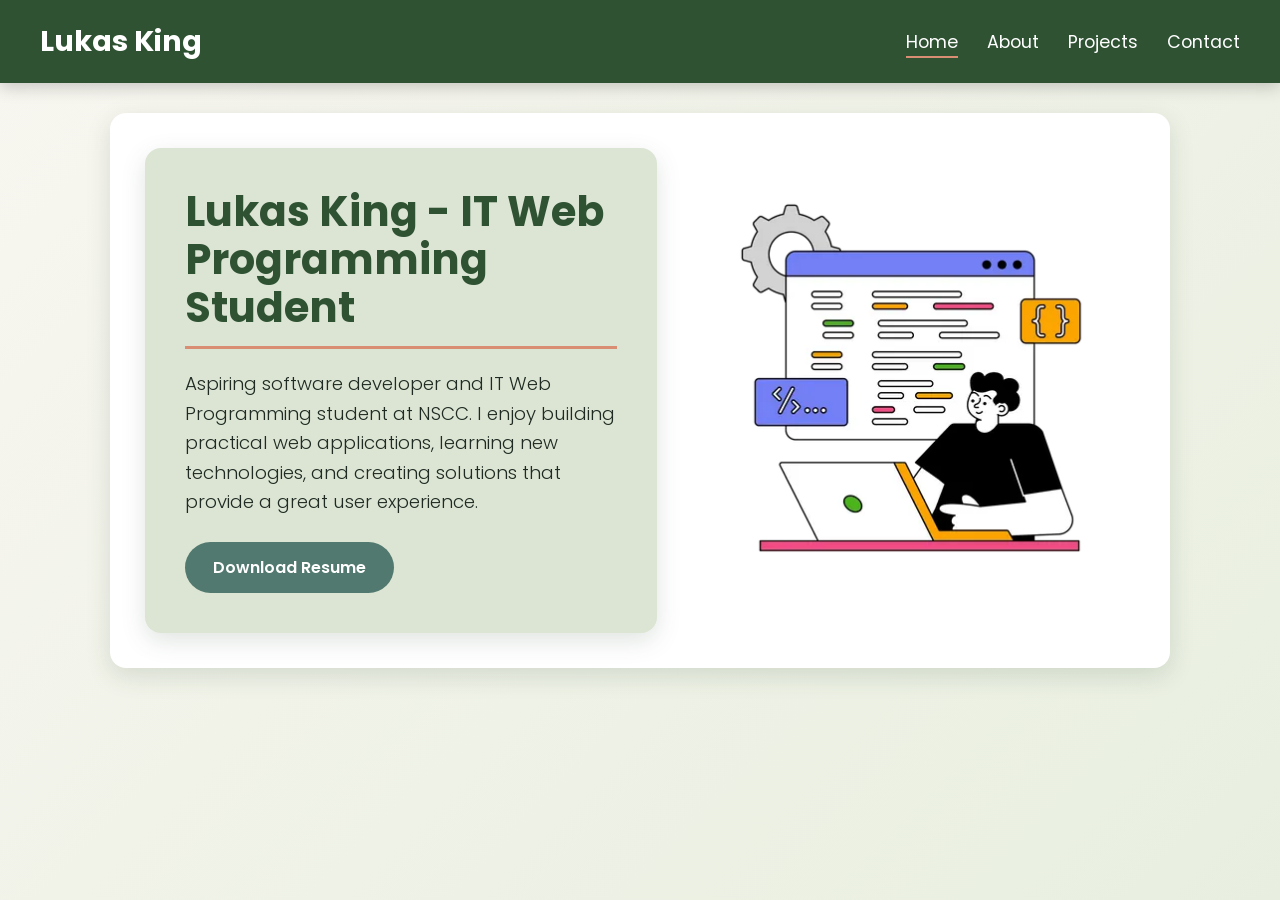
<file: index.html>
<!DOCTYPE html>
<html lang="en">

<head>
    <meta charset="UTF-8">
    <meta name="viewport" content="width=device-width, initial-scale=1.0">
    <title>Home | Lukas King</title>
    <link rel="stylesheet" href="styles.css">
    <link rel="preconnect" href="https://fonts.googleapis.com">
    <link rel="preconnect" href="https://fonts.gstatic.com" crossorigin>
    <link href="https://fonts.googleapis.com/css2?family=Poppins:wght@300;400;600;700&display=swap" rel="stylesheet">
</head>

<body>
    <header>
        <h1>Lukas King</h1>
        <nav>
            <a href="index.html" class="active">Home</a>
            <a href="about.html">About</a>
            <a href="projects.html">Projects</a>
            <a href="contact.html">Contact</a>
        </nav>
    </header>

    <main>
        <section class="hero">
            <div class="hero-text">
                <h2>Lukas King - IT Web Programming Student</h2>

                <p>
                    Aspiring software developer and IT Web Programming student at NSCC. I enjoy building practical web
                    applications, learning new technologies, and creating solutions that provide a great user
                    experience.
                </p>
                <a href="King_Lukas_resume.pdf" class="btn" target="_blank">Download Resume</a>
            </div>

            <div class="hero-image">
                <img src="images/indeximage.webp" alt="Coding Illustration">
            </div>
        </section>
    </main>
</body>

</html>
</file>
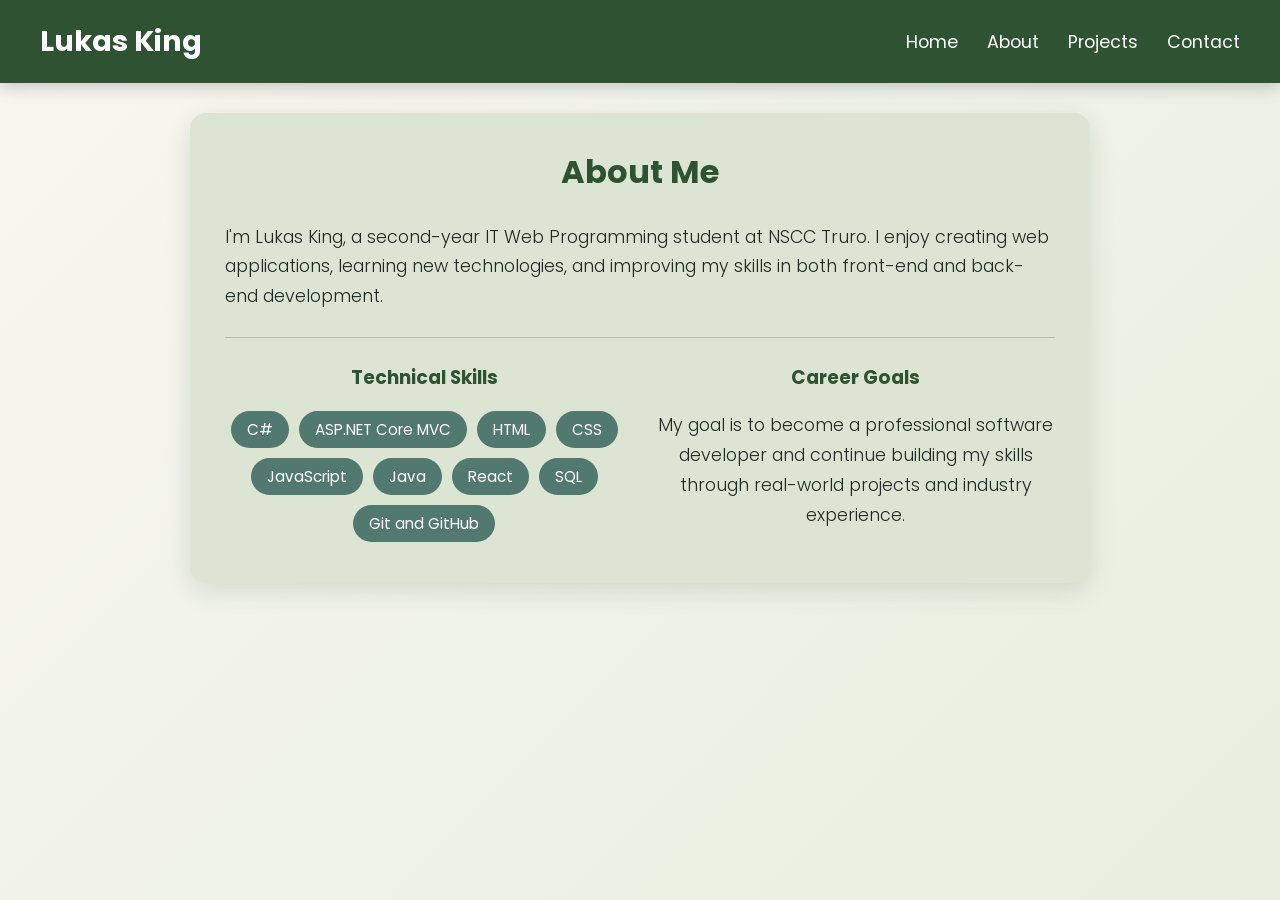
<file: about.html>
<!DOCTYPE html>
<html lang="en">

<head>
    <meta charset="UTF-8">
    <meta name="viewport" content="width=device-width, initial-scale=1.0">
    <title>About | Lukas King</title>
    <link rel="stylesheet" href="styles.css">
    <link rel="preconnect" href="https://fonts.googleapis.com">
    <link rel="preconnect" href="https://fonts.gstatic.com" crossorigin>
    <link href="https://fonts.googleapis.com/css2?family=Poppins:wght@300;400;600;700&display=swap" rel="stylesheet">
</head>

<body>
    <header>
        <h1>Lukas King</h1>
        <nav>
            <a href="index.html">Home</a>
            <a href="about.html">About</a>
            <a href="projects.html">Projects</a>
            <a href="contact.html">Contact</a>
        </nav>
    </header>

    <main class="about-container">
        <section class="about-card">
            <h2>About Me</h2>

            <p>
                I'm Lukas King, a second-year IT Web Programming student at NSCC Truro. I enjoy creating web
                applications, learning new technologies, and improving my skills in both front-end and back-end
                development.
            </p>

            <hr>

            <div class="bottom-section">

                <div class="skills">
                    <h3>Technical Skills</h3>

                    <ul>
                        <li>C#</li>
                        <li>ASP.NET Core MVC</li>
                        <li>HTML</li>
                        <li>CSS</li>
                        <li>JavaScript</li>
                        <li>Java</li>
                        <li>React</li>
                        <li>SQL</li>
                        <li>Git and GitHub</li>
                    </ul>
                </div>

                <div class="goals">
                    <h3>Career Goals</h3>

                    <p>
                        My goal is to become a professional software developer and continue
                        building my skills through real-world projects and industry experience.
                    </p>
                </div>

            </div>
        </section>
    </main>
</body>

</html>
</file>
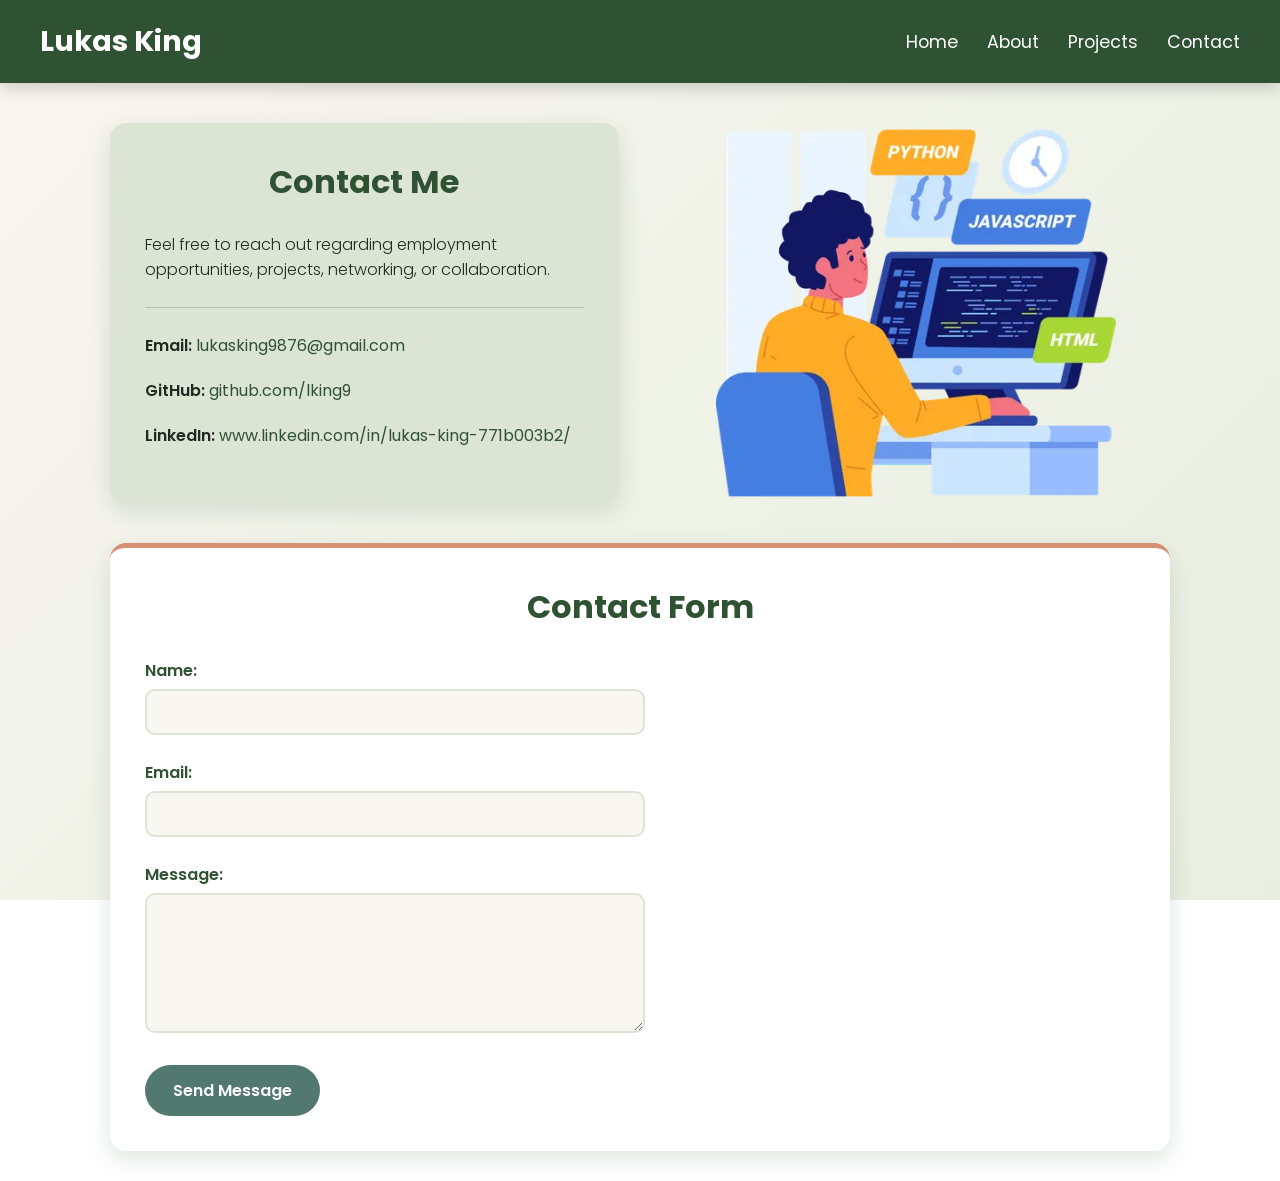
<file: contact.html>
<!DOCTYPE html>
<html lang="en">

<head>
    <meta charset="UTF-8">
    <meta name="viewport" content="width=device-width, initial-scale=1.0">
    <title>Contact | Lukas King</title>
    <link rel="stylesheet" href="styles.css">
    <link rel="preconnect" href="https://fonts.googleapis.com">
    <link rel="preconnect" href="https://fonts.gstatic.com" crossorigin>
    <link href="https://fonts.googleapis.com/css2?family=Poppins:wght@300;400;600;700&display=swap" rel="stylesheet">
</head>

<body>
    <header>
        <h1>Lukas King</h1>
        <nav>
            <a href="index.html">Home</a>
            <a href="about.html">About</a>
            <a href="projects.html">Projects</a>
            <a href="contact.html">Contact</a>
        </nav>
    </header>

    <main class="contact-container">

        <div class="contact-top">

            <section class="contact-card">
                <h2>Contact Me</h2>

                <p>
                    Feel free to reach out regarding employment opportunities,
                    projects, networking, or collaboration.
                </p>

                <hr>

                <ul>
                    <li>
                        Email:
                        <a href="mailto:lukasking9876@gmail.com">lukasking9876@gmail.com</a>
                    </li>

                    <li>GitHub:
                        <a href="https://github.com/lking9" target="_blank">github.com/lking9</a>
                    </li>

                    <li>LinkedIn:
                        <a href="https://www.linkedin.com/in/lukas-king-771b003b2/"
                            target="_blank">www.linkedin.com/in/lukas-king-771b003b2/</a>
                    </li>

                </ul>
            </section>

            <section class="contact-image">
                <img src="images/contact.webp" alt="Contact Illustration">
            </section>

        </div>

        <section class="contact-form-card">
            <h2>Contact Form</h2>

            <form action="https://formspree.io/f/xwlooekv" method="POST">

                <label for="name">Name:</label><br>
                <input type="text" id="name" name="name" required><br><br>

                <label for="email">Email:</label><br>
                <input type="email" id="email" name="email" required><br><br>

                <label for="message">Message:</label><br>
                <textarea id="message" name="message" required></textarea><br><br>

                <button type="submit">Send Message</button>

            </form>
        </section>
    </main>
</body>

</html>
</file>
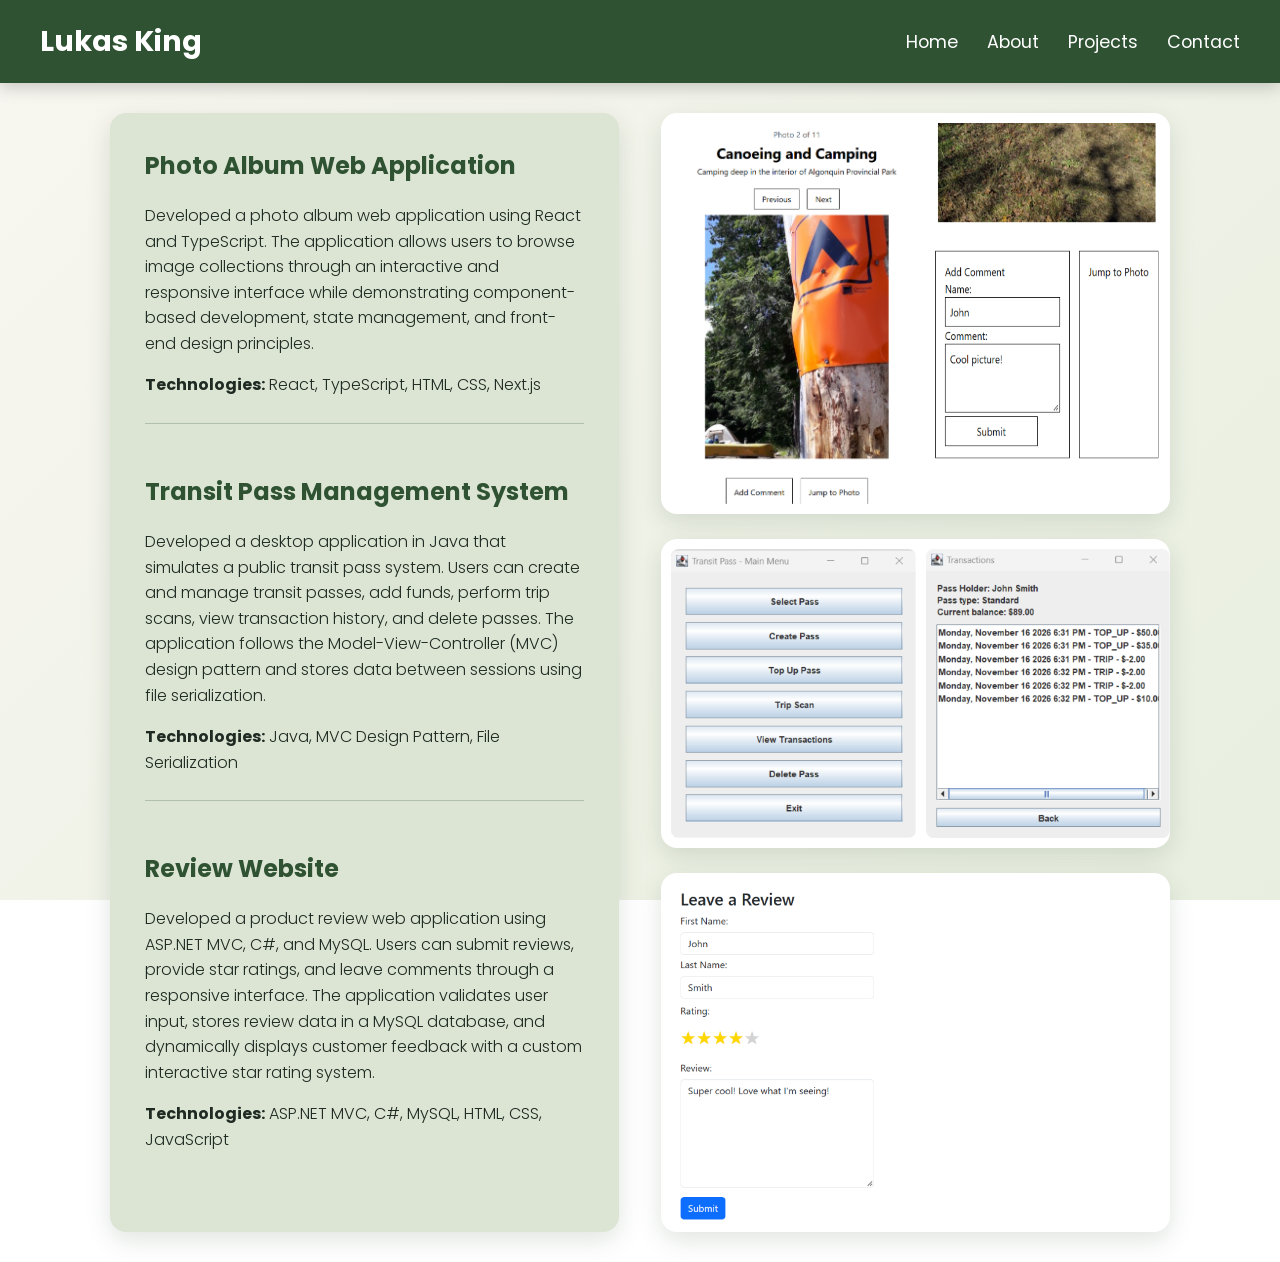
<file: projects.html>
<!DOCTYPE html>
<html lang="en">

<head>
    <meta charset="UTF-8">
    <meta name="viewport" content="width=device-width, initial-scale=1.0">
    <title>Projects | Lukas King</title>
    <link rel="stylesheet" href="styles.css">
    <link rel="preconnect" href="https://fonts.googleapis.com">
    <link rel="preconnect" href="https://fonts.gstatic.com" crossorigin>
    <link href="https://fonts.googleapis.com/css2?family=Poppins:wght@300;400;600;700&display=swap" rel="stylesheet">
</head>

<body>
    <header>
        <h1>Lukas King</h1>
        <nav>
            <a href="index.html">Home</a>
            <a href="about.html">About</a>
            <a href="projects.html">Projects</a>
            <a href="contact.html">Contact</a>
        </nav>
    </header>

    <main class="projects-container">

        <div class="projects-text">

            <div class="project">
                <h2>Photo Album Web Application</h2>

                <p>
                    Developed a photo album web application using React and TypeScript. The application allows users to
                    browse image collections through an interactive and responsive interface while demonstrating
                    component-based development, state management, and front-end design principles.
                </p>

                <p>
                    <strong>Technologies:</strong> React, TypeScript, HTML, CSS, Next.js
                </p>
                <hr>
            </div>

            <div class="project">
                <h2>Transit Pass Management System</h2>

                <p>
                    Developed a desktop application in Java that simulates a public transit pass system. Users can
                    create and manage transit passes, add funds, perform trip scans, view transaction history, and
                    delete passes. The application follows the Model-View-Controller (MVC) design pattern and stores
                    data between sessions using file serialization.
                </p>

                <p>
                    <strong>Technologies:</strong> Java, MVC Design Pattern, File Serialization
                </p>

                <hr>
            </div>

            <div class="project">
                <h2>Review Website</h2>

                <p>
                    Developed a product review web application using ASP.NET MVC, C#, and MySQL. Users can submit
                    reviews, provide star ratings, and leave comments through a responsive interface. The application
                    validates user input, stores review data in a MySQL database, and dynamically displays customer
                    feedback with a custom interactive star rating system.
                </p>

                <p>
                    <strong>Technologies:</strong> ASP.NET MVC, C#, MySQL, HTML, CSS, JavaScript
                </p>

            </div>

        </div>

        <div class="projects-images">

            <div class="project-image">
                <img src="images/PhotoAlbumPicture.png" alt="Photo Album Screenshot">
                <img src="images/PhotoAlbumPicture2.png" alt="Photo Album Screenshot 2">
            </div>

            <div class="project-image">
                <img src="images/transit-pass-1.png" alt="Transit Main Menu">
                <img src="images/transit-pass-2.png" alt="Create Pass Screen">
            </div>

            <div class="project-image">
                <img src="images/reviewSite.png" alt="Review Website Screenshot">
            </div>

        </div>

    </main>

</body>

</html>
</file>
<file: styles.css>
/* ============ THEME ============ */
:root {
    --green-dark: #2F5233;
    --green-mid: #52796F;
    --green-light: #DCE5D4;
    --accent: #D98E73;
    --radius: 16px;
    --shadow: 0 8px 24px rgba(47, 82, 51, 0.15);
}

* {
    box-sizing: border-box;
}

body {
    margin: 0;
    font-family: 'Poppins', sans-serif;
    font-weight: 300;
    color: #1f2a22;
    background: linear-gradient(135deg, #f8f6f0, #e8efe0) fixed;
    min-height: 100vh;
    display: flex;
    flex-direction: column;
}

main {
    flex: 1;
    width: 100%;
    max-width: 1100px;
    margin: 0 auto;
    padding: 30px 20px;
}

h1,
h2,
h3 {
    color: var(--green-dark);
    font-weight: 700;
}

hr {
    border: none;
    border-top: 1px solid rgba(47, 82, 51, 0.25);
    margin: 25px 0;
}

.project h2,
.skills h3,
.goals h3 {
    margin-top: 0;
}

/* ============ SHARED CARD STYLE ============ */
.hero-text,
.about-card,
.contact-card,
.projects-text {
    background-color: var(--green-light);
    padding: 35px;
    border-radius: var(--radius);
    box-shadow: var(--shadow);
}

.about-card h2,
.contact-card h2,
.contact-form-card h2 {
    text-align: center;
    margin-top: 0;
    font-size: 2rem;
}

/* ============ HEADER ============ */
header {
    position: sticky;
    top: 0;
    z-index: 100;
    display: flex;
    justify-content: space-between;
    align-items: center;
    padding: 20px 40px;
    background-color: var(--green-dark);
    box-shadow: 0 4px 16px rgba(0, 0, 0, 0.2);
}

header h1 {
    margin: 0;
    color: white;
    font-size: 1.8rem;
}

nav a {
    position: relative;
    margin-left: 25px;
    padding-bottom: 4px;
    color: white;
    text-decoration: none;
    font-size: 1.1rem;
    font-weight: 400;
}

nav a::after {
    content: '';
    position: absolute;
    left: 0;
    bottom: 0;
    width: 0;
    height: 2px;
    background-color: var(--accent);
    transition: width 0.3s;
}

nav a:hover::after,
nav a.active::after {
    width: 100%;
}

/* ============ HERO ============ */
.hero {
    display: flex;
    justify-content: space-between;
    align-items: center;
    gap: 30px;
    padding: 35px;
    background-color: white;
    border-radius: var(--radius);
    box-shadow: var(--shadow);
}

.hero-text {
    width: 52%;
    padding: 40px;
}

.hero-text h2 {
    margin: 0 0 20px;
    padding-bottom: 15px;
    font-size: 2.6rem;
    line-height: 1.15;
    border-bottom: 3px solid var(--accent);
}

.hero-text p {
    margin: 0;
    font-size: 1.15rem;
    line-height: 1.6;
}

.hero-text .btn {
    margin-top: 25px;
}


.hero-image img,
.contact-image img {
    max-width: 100%;
    border-radius: var(--radius);
}

.hero-image img {
    width: 450px;
}

/* ============ BUTTONS ============ */

.btn,
.contact-form-card button {
    display: inline-block;
    padding: 13px 28px;
    border: none;
    border-radius: 999px;
    background-color: var(--green-mid);
    color: white;
    font-family: inherit;
    font-size: 1rem;
    font-weight: 600;
    text-decoration: none;
    cursor: pointer;
    transition: transform 0.2s, box-shadow 0.2s;
}

.btn:hover,
.contact-form-card button:hover {
    transform: translateY(-3px);
    box-shadow: 0 8px 16px rgba(47, 82, 51, 0.3);
}

/* ============ ABOUT ============ */
.about-container {
    display: flex;
    justify-content: center;
    align-items: flex-start;
}

.about-card {
    width: 100%;
    max-width: 900px;
}

.about-card p {
    font-size: 1.1rem;
    line-height: 1.7;
}

.bottom-section {
    display: flex;
    justify-content: space-between;
    gap: 30px;
}

.skills,
.goals {
    width: 48%;
    text-align: center;
}

.skills ul {
    display: flex;
    flex-wrap: wrap;
    justify-content: center;
    gap: 10px;
    margin: 0;
    padding: 0;
    list-style: none;
}

.skills li {
    padding: 7px 16px;
    border-radius: 999px;
    background-color: var(--green-mid);
    color: white;
    font-size: 0.95rem;
    font-weight: 400;
}

/* ============ CONTACT ============ */
.contact-top {
    display: flex;
    justify-content: space-between;
    align-items: center;
    gap: 30px;
}

.contact-card,
.contact-image {
    width: 48%;
}

.contact-image {
    display: flex;
    justify-content: center;
}

.contact-image img {
    width: 400px;
}

.contact-card ul {
    margin: 0;
    padding: 0;
    list-style: none;
}

.contact-card li {
    margin-bottom: 20px;
    font-weight: 600;
}

.contact-card a {
    color: var(--green-dark);
    font-weight: 400;
    text-decoration: none;
    border-bottom: 2px solid transparent;
}

.contact-card a:hover {
    border-bottom-color: var(--green-dark);
}

.contact-form-card {
    width: 100%;
    margin-top: 30px;
    padding: 35px;
    background-color: white;
    border-radius: var(--radius);
    border-top: 5px solid var(--accent);
    box-shadow: var(--shadow);
}

.contact-form-card label {
    font-weight: 600;
    color: var(--green-dark);
}

.contact-form-card input,
.contact-form-card textarea {
    width: 100%;
    max-width: 500px;
    margin-top: 6px;
    padding: 12px;
    border: 2px solid var(--green-light);
    border-radius: 10px;
    background-color: #f8f6f0;
    font-size: 1rem;
}

.contact-form-card textarea {
    height: 140px;
    resize: vertical;
}

.contact-form-card input:focus,
.contact-form-card textarea:focus {
    outline: none;
    border-color: var(--green-mid);
}

/* ============ PROJECTS ============ */
.projects-container {
    display: flex;
    justify-content: space-between;
    gap: 30px;
}

.projects-text,
.projects-images {
    width: 48%;
}

.projects-text,
.projects-images {
    display: flex;
    flex-direction: column;
    gap: 25px;
}

.project p {
    line-height: 1.6;
}

.project-image {
    display: flex;
    gap: 10px;
    padding: 10px;
    background: white;
    border-radius: var(--radius);
    box-shadow: var(--shadow);
}

.project-image img {
    width: 50%;
    border-radius: 8px;
}


/* ============ MEDIA QUERY ============ */
@media (max-width: 768px) {

    header {
        flex-direction: column;
        gap: 12px;
        padding: 18px 20px;
    }

    nav a {
        margin: 0 10px;
    }

    .hero,
    .contact-top,
    .projects-container,
    .bottom-section {
        flex-direction: column;
    }

    .hero-text,
    .contact-card,
    .contact-image,
    .projects-text,
    .projects-images,
    .skills,
    .goals {
        width: 100%;
    }

    .hero-text,
    .about-card,
    .contact-card,
    .contact-form-card {
        padding: 25px;
    }

    .hero-text h2 {
        font-size: 2rem;
    }
}
</file>
